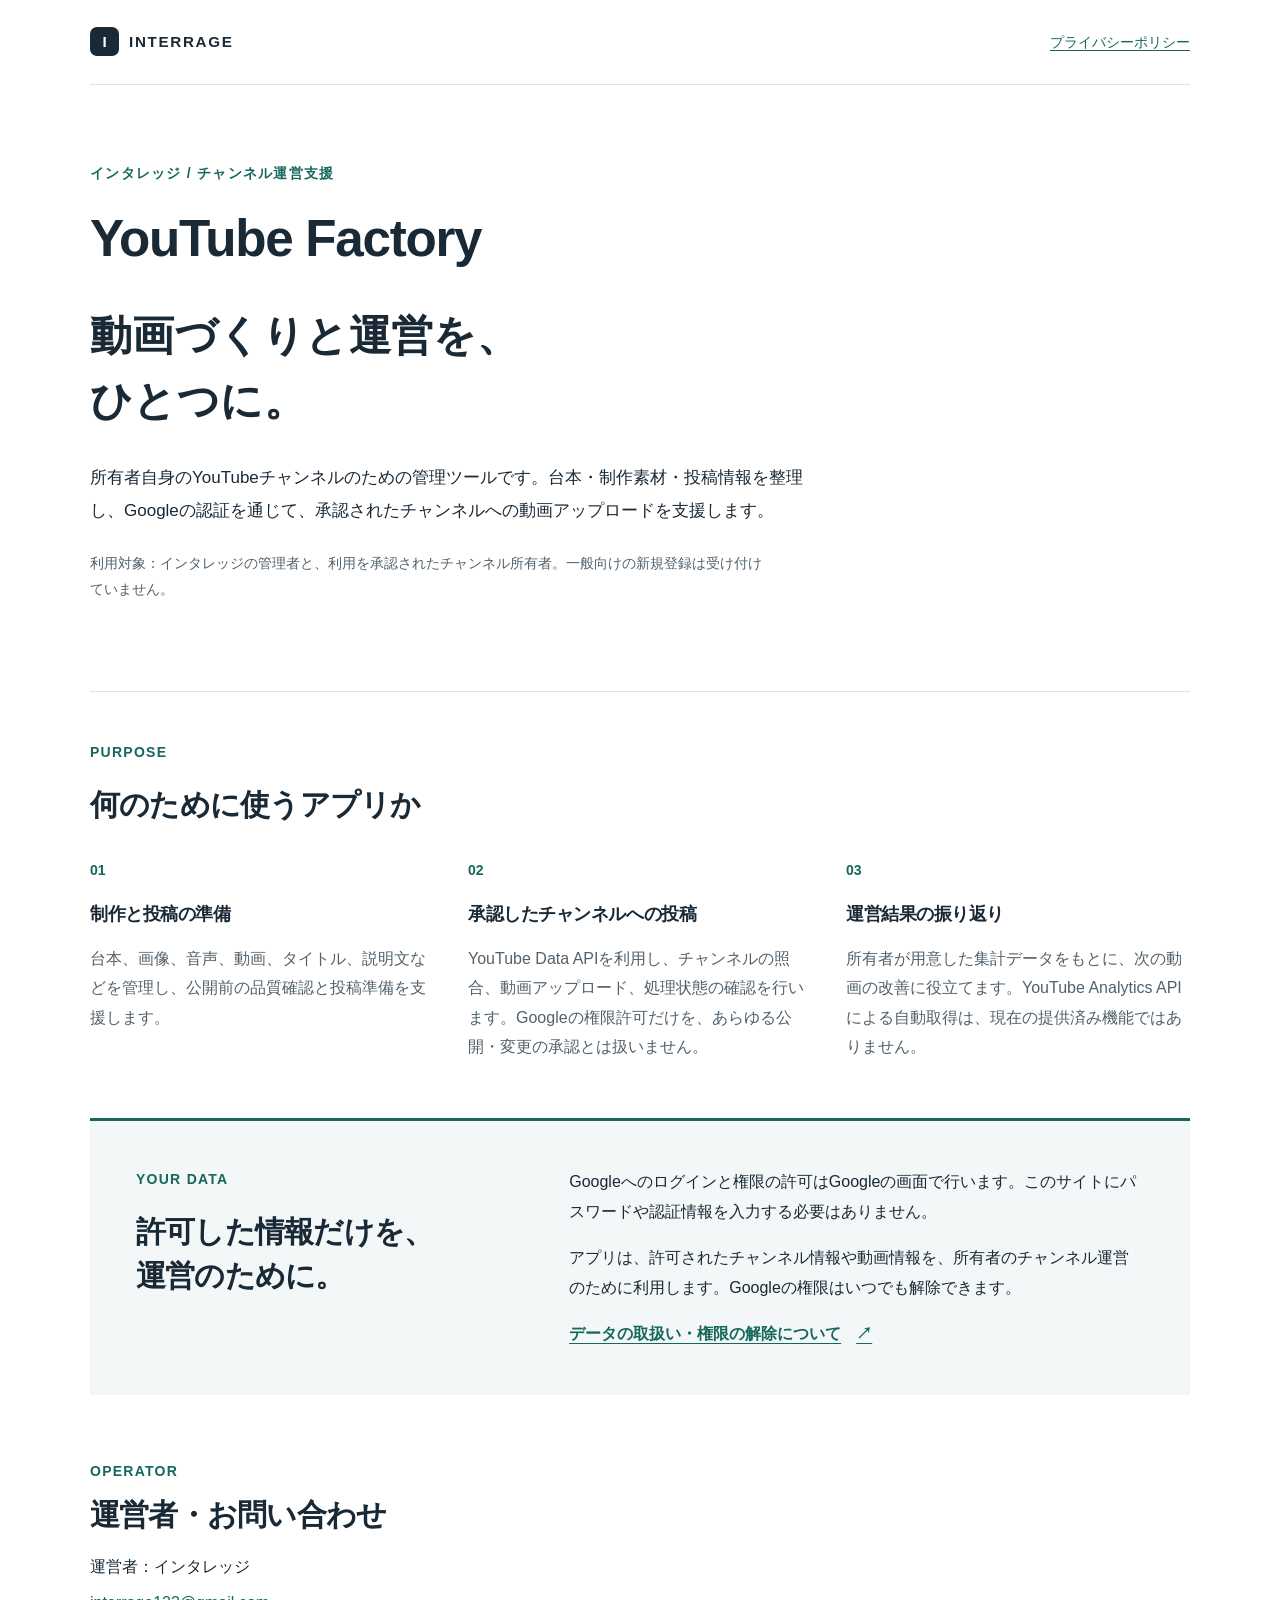
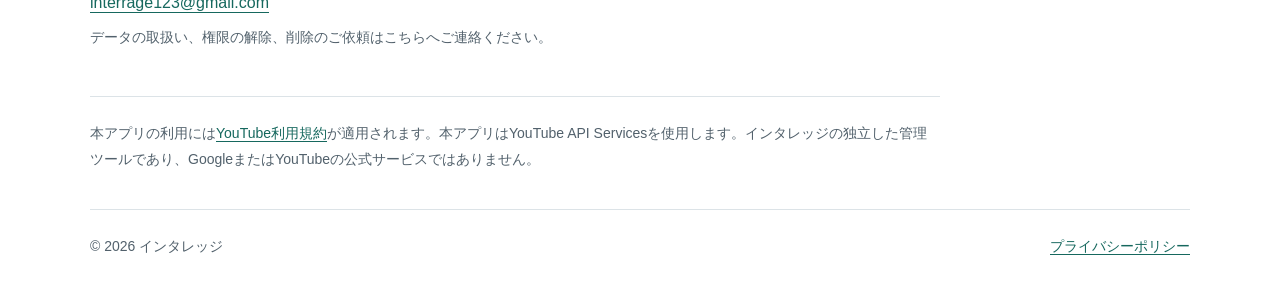
<file: index.html>
<!doctype html>
<html lang="ja">
<head>
  <meta charset="utf-8">
  <meta name="viewport" content="width=device-width, initial-scale=1">
  <meta name="description" content="インタレッジが運営するYouTube Factoryのアプリ情報。所有者自身のYouTubeチャンネルの動画制作と運営を支援する管理ツールです。">
  <title>YouTube Factory | インタレッジ</title>
  <link rel="icon" href="data:image/svg+xml,%3Csvg xmlns='http://www.w3.org/2000/svg' viewBox='0 0 64 64'%3E%3Crect width='64' height='64' rx='14' fill='%23192936'/%3E%3Cpath d='M27 15h10v34H27z' fill='%23fff'/%3E%3C/svg%3E">
  <link rel="stylesheet" href="styles.css">
</head>
<body>
  <a class="skip" href="#main">本文へ移動</a>
  <header class="site-header wrap">
    <a class="brand" href="index.html" aria-label="インタレッジ アプリ情報ホーム"><span class="brand-mark" aria-hidden="true">I</span> INTERRAGE</a>
    <nav aria-label="メイン"><a href="privacy.html">プライバシーポリシー</a></nav>
  </header>
  <main id="main" class="wrap">
    <section class="hero" aria-labelledby="app-title">
      <p class="eyebrow">インタレッジ / チャンネル運営支援</p>
      <h1 id="app-title">YouTube Factory</h1>
      <p class="hero-copy">動画づくりと運営を、<br>ひとつに。</p>
      <p class="lead">所有者自身のYouTubeチャンネルのための管理ツールです。台本・制作素材・投稿情報を整理し、Googleの認証を通じて、承認されたチャンネルへの動画アップロードを支援します。</p>
      <p class="audience">利用対象：インタレッジの管理者と、利用を承認されたチャンネル所有者。一般向けの新規登録は受け付けていません。</p>
    </section>
    <section class="overview" aria-labelledby="purpose-title">
      <div class="section-heading"><p class="eyebrow">PURPOSE</p><h2 id="purpose-title">何のために使うアプリか</h2></div>
      <div class="purpose-grid">
        <article class="purpose-card"><span class="number" aria-hidden="true">01</span><h3>制作と投稿の準備</h3><p>台本、画像、音声、動画、タイトル、説明文などを管理し、公開前の品質確認と投稿準備を支援します。</p></article>
        <article class="purpose-card"><span class="number" aria-hidden="true">02</span><h3>承認したチャンネルへの投稿</h3><p>YouTube Data APIを利用し、チャンネルの照合、動画アップロード、処理状態の確認を行います。Googleの権限許可だけを、あらゆる公開・変更の承認とは扱いません。</p></article>
        <article class="purpose-card"><span class="number" aria-hidden="true">03</span><h3>運営結果の振り返り</h3><p>所有者が用意した集計データをもとに、次の動画の改善に役立てます。YouTube Analytics APIによる自動取得は、現在の提供済み機能ではありません。</p></article>
      </div>
    </section>
    <section class="data-section" aria-labelledby="data-title">
      <div><p class="eyebrow">YOUR DATA</p><h2 id="data-title">許可した情報だけを、<br>運営のために。</h2></div>
      <div class="data-copy"><p>Googleへのログインと権限の許可はGoogleの画面で行います。このサイトにパスワードや認証情報を入力する必要はありません。</p><p>アプリは、許可されたチャンネル情報や動画情報を、所有者のチャンネル運営のために利用します。Googleの権限はいつでも解除できます。</p><a class="text-link" href="privacy.html">データの取扱い・権限の解除について <span aria-hidden="true">↗</span></a></div>
    </section>
    <section class="contact-section" aria-labelledby="operator-title">
      <p class="eyebrow">OPERATOR</p><h2 id="operator-title">運営者・お問い合わせ</h2><p>運営者：インタレッジ</p><p><a href="mailto:interrage123@gmail.com">interrage123@gmail.com</a></p><p class="small">データの取扱い、権限の解除、削除のご依頼はこちらへご連絡ください。</p>
    </section>
    <aside class="terms"><p>本アプリの利用には<a href="https://www.youtube.com/t/terms">YouTube利用規約</a>が適用されます。本アプリはYouTube API Servicesを使用します。インタレッジの独立した管理ツールであり、GoogleまたはYouTubeの公式サービスではありません。</p></aside>
  </main>
  <footer class="site-footer wrap"><span>© 2026 インタレッジ</span><a href="privacy.html">プライバシーポリシー</a></footer>
</body>
</html>
</file>
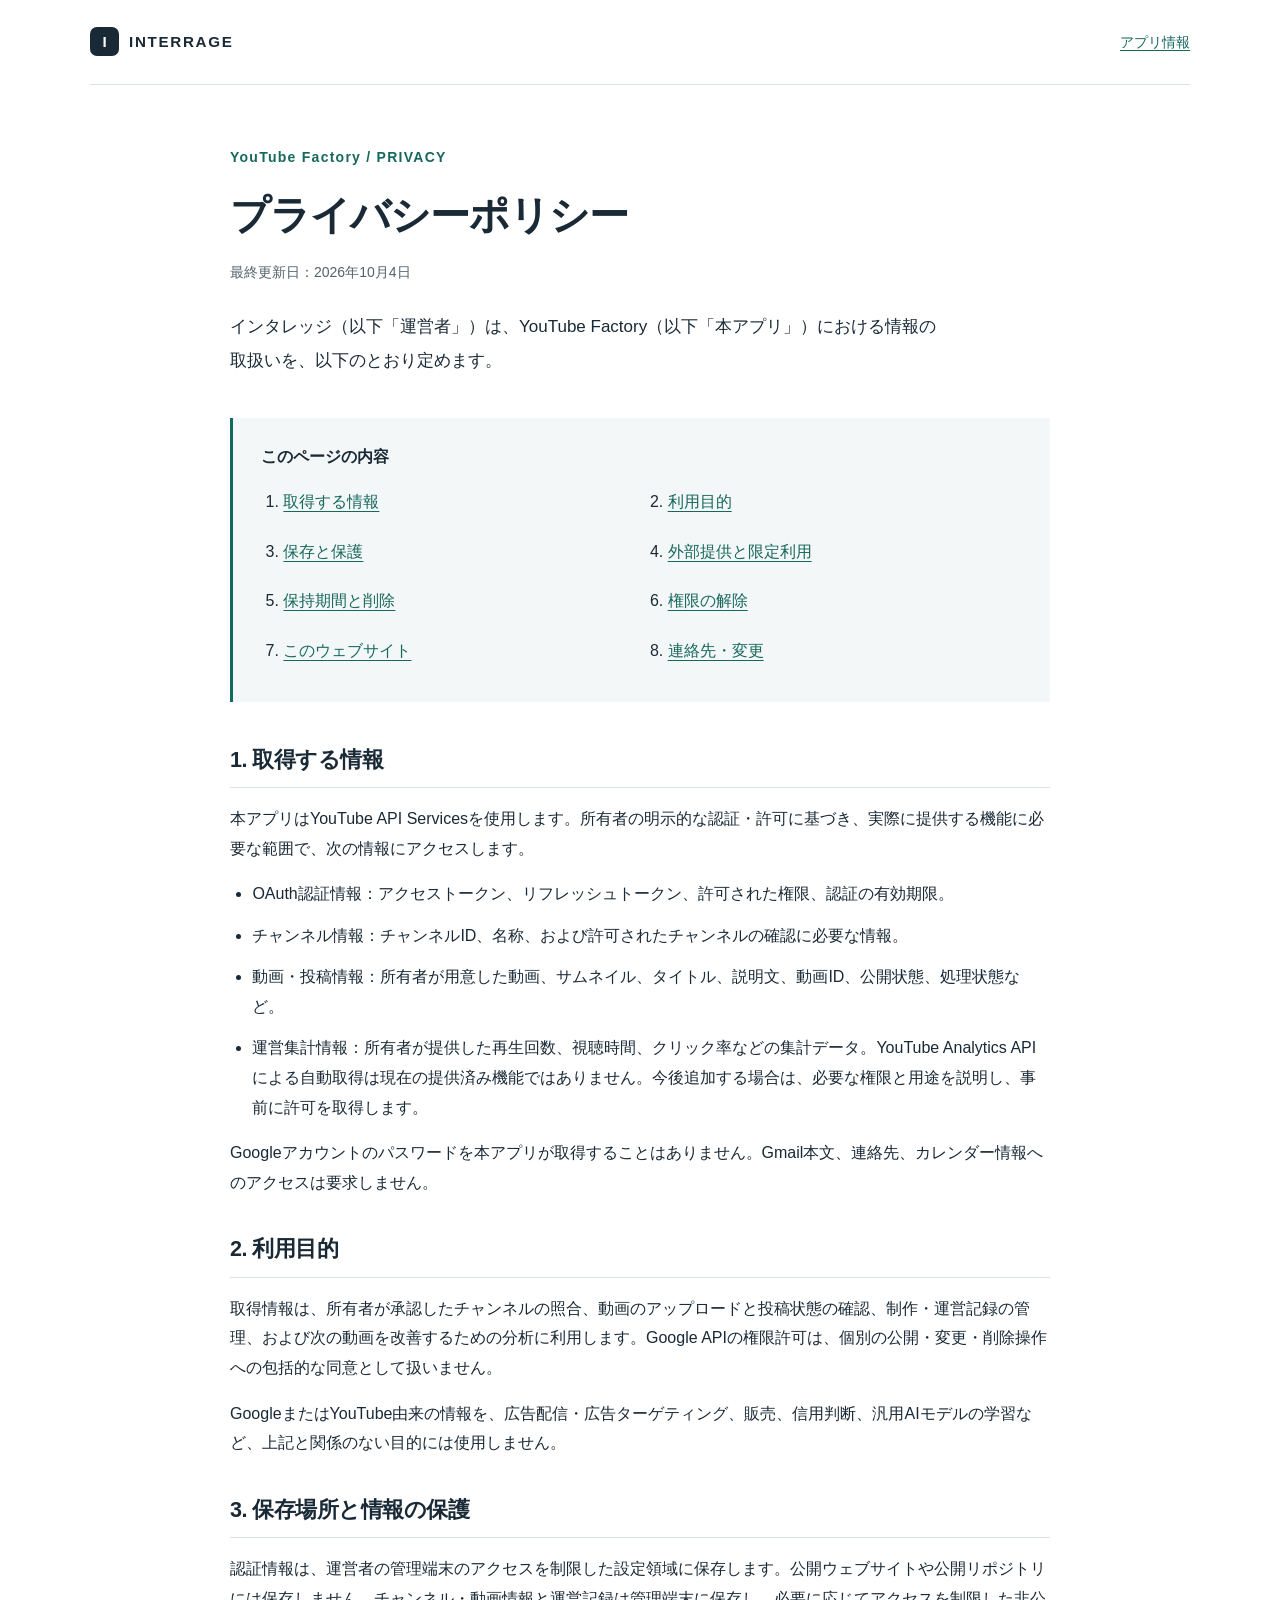
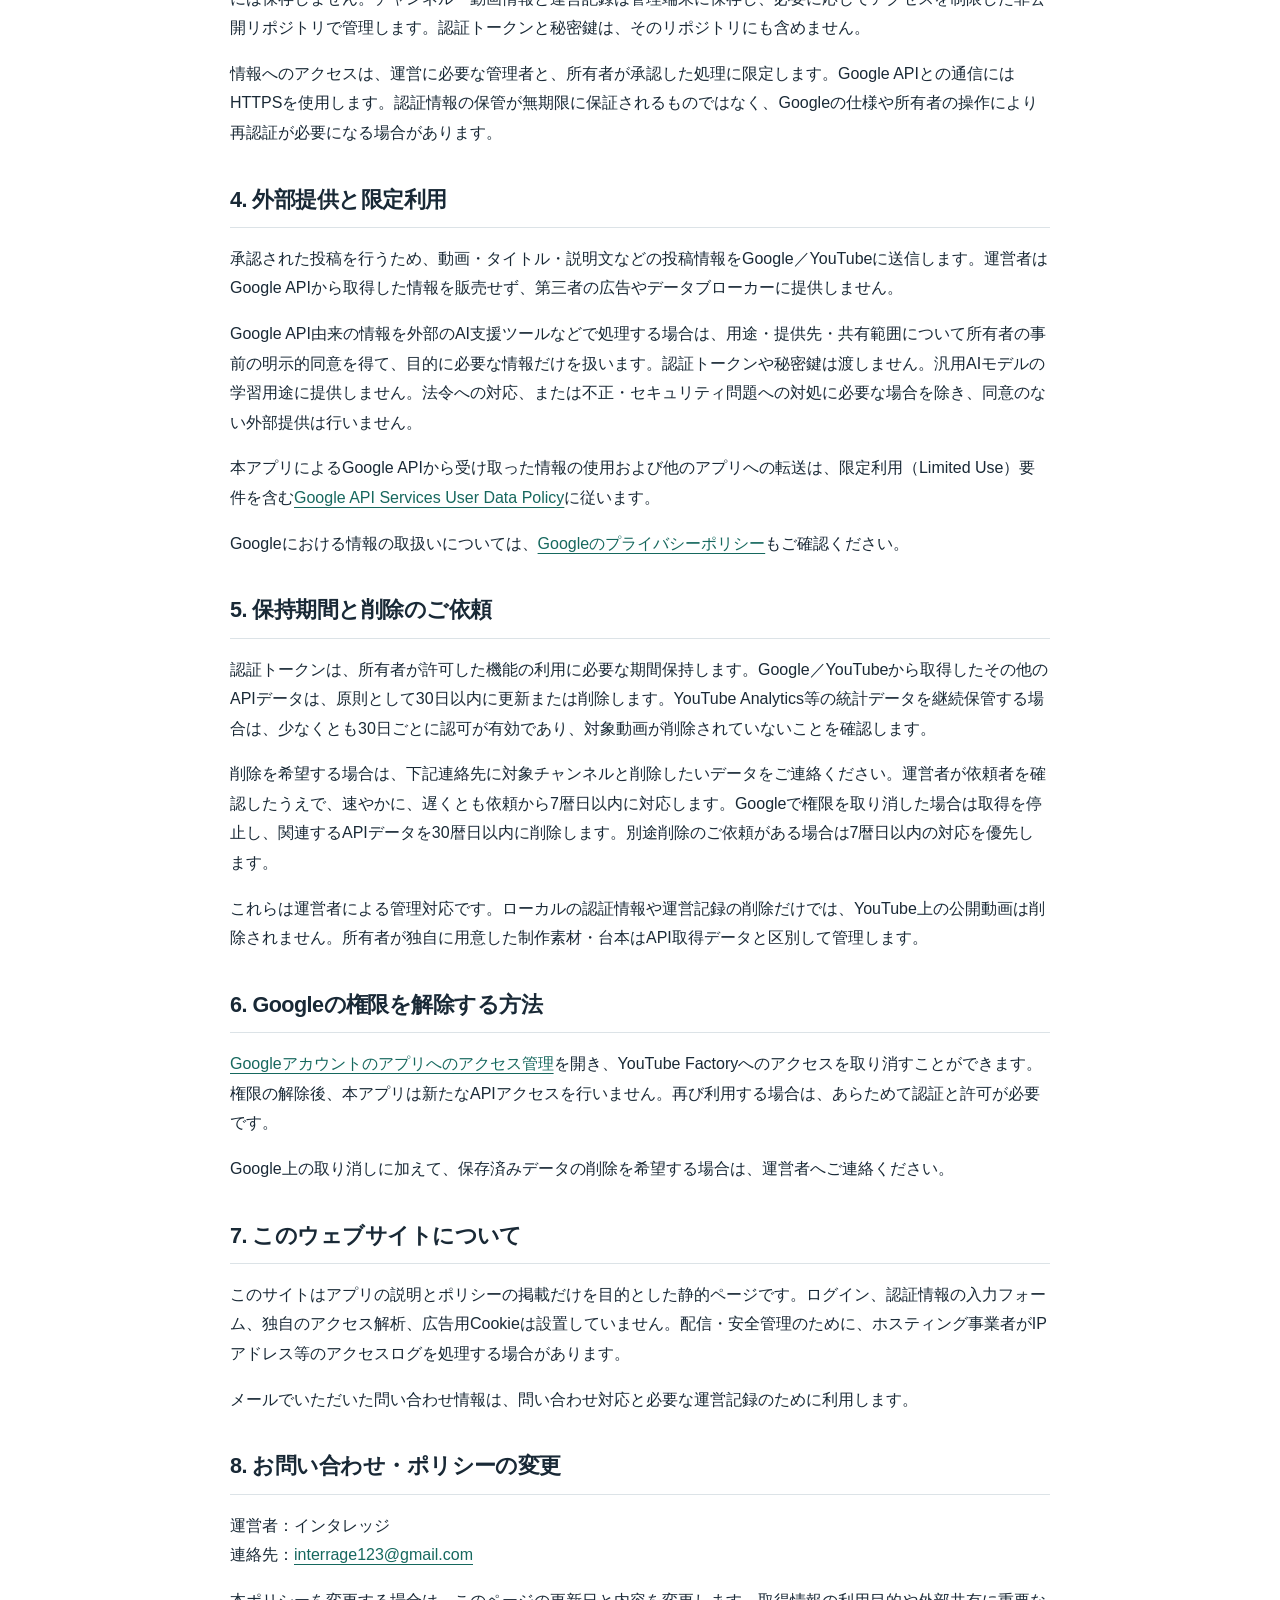
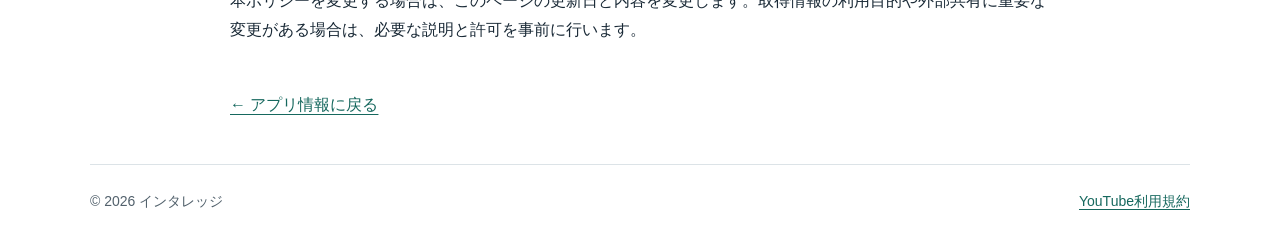
<file: privacy.html>
<!doctype html>
<html lang="ja">
<head>
  <meta charset="utf-8">
  <meta name="viewport" content="width=device-width, initial-scale=1">
  <meta name="description" content="YouTube Factoryのプライバシーポリシー。Google・YouTubeデータの利用目的、保存、共有、権限解除、削除依頼について説明します。">
  <title>プライバシーポリシー | YouTube Factory</title>
  <link rel="icon" href="data:image/svg+xml,%3Csvg xmlns='http://www.w3.org/2000/svg' viewBox='0 0 64 64'%3E%3Crect width='64' height='64' rx='14' fill='%23192936'/%3E%3Cpath d='M27 15h10v34H27z' fill='%23fff'/%3E%3C/svg%3E">
  <link rel="stylesheet" href="styles.css">
</head>
<body>
  <a class="skip" href="#main">本文へ移動</a>
  <header class="site-header wrap"><a class="brand" href="index.html" aria-label="インタレッジ アプリ情報ホーム"><span class="brand-mark" aria-hidden="true">I</span> INTERRAGE</a><nav aria-label="メイン"><a href="index.html">アプリ情報</a></nav></header>
  <main id="main" class="policy wrap">
    <header class="policy-header"><p class="eyebrow">YouTube Factory / PRIVACY</p><h1>プライバシーポリシー</h1><p class="small">最終更新日：2026年10月4日</p><p class="lead">インタレッジ（以下「運営者」）は、YouTube Factory（以下「本アプリ」）における情報の取扱いを、以下のとおり定めます。</p></header>
    <nav class="contents" aria-label="このページの目次"><p>このページの内容</p><ol><li><a href="#information">取得する情報</a></li><li><a href="#purpose">利用目的</a></li><li><a href="#storage">保存と保護</a></li><li><a href="#sharing">外部提供と限定利用</a></li><li><a href="#retention">保持期間と削除</a></li><li><a href="#revoke">権限の解除</a></li><li><a href="#website">このウェブサイト</a></li><li><a href="#contact">連絡先・変更</a></li></ol></nav>
    <section id="information"><h2>1. 取得する情報</h2><p>本アプリはYouTube API Servicesを使用します。所有者の明示的な認証・許可に基づき、実際に提供する機能に必要な範囲で、次の情報にアクセスします。</p><ul><li>OAuth認証情報：アクセストークン、リフレッシュトークン、許可された権限、認証の有効期限。</li><li>チャンネル情報：チャンネルID、名称、および許可されたチャンネルの確認に必要な情報。</li><li>動画・投稿情報：所有者が用意した動画、サムネイル、タイトル、説明文、動画ID、公開状態、処理状態など。</li><li>運営集計情報：所有者が提供した再生回数、視聴時間、クリック率などの集計データ。YouTube Analytics APIによる自動取得は現在の提供済み機能ではありません。今後追加する場合は、必要な権限と用途を説明し、事前に許可を取得します。</li></ul><p>Googleアカウントのパスワードを本アプリが取得することはありません。Gmail本文、連絡先、カレンダー情報へのアクセスは要求しません。</p></section>
    <section id="purpose"><h2>2. 利用目的</h2><p>取得情報は、所有者が承認したチャンネルの照合、動画のアップロードと投稿状態の確認、制作・運営記録の管理、および次の動画を改善するための分析に利用します。Google APIの権限許可は、個別の公開・変更・削除操作への包括的な同意として扱いません。</p><p>GoogleまたはYouTube由来の情報を、広告配信・広告ターゲティング、販売、信用判断、汎用AIモデルの学習など、上記と関係のない目的には使用しません。</p></section>
    <section id="storage"><h2>3. 保存場所と情報の保護</h2><p>認証情報は、運営者の管理端末のアクセスを制限した設定領域に保存します。公開ウェブサイトや公開リポジトリには保存しません。チャンネル・動画情報と運営記録は管理端末に保存し、必要に応じてアクセスを制限した非公開リポジトリで管理します。認証トークンと秘密鍵は、そのリポジトリにも含めません。</p><p>情報へのアクセスは、運営に必要な管理者と、所有者が承認した処理に限定します。Google APIとの通信にはHTTPSを使用します。認証情報の保管が無期限に保証されるものではなく、Googleの仕様や所有者の操作により再認証が必要になる場合があります。</p></section>
    <section id="sharing"><h2>4. 外部提供と限定利用</h2><p>承認された投稿を行うため、動画・タイトル・説明文などの投稿情報をGoogle／YouTubeに送信します。運営者はGoogle APIから取得した情報を販売せず、第三者の広告やデータブローカーに提供しません。</p><p>Google API由来の情報を外部のAI支援ツールなどで処理する場合は、用途・提供先・共有範囲について所有者の事前の明示的同意を得て、目的に必要な情報だけを扱います。認証トークンや秘密鍵は渡しません。汎用AIモデルの学習用途に提供しません。法令への対応、または不正・セキュリティ問題への対処に必要な場合を除き、同意のない外部提供は行いません。</p><p>本アプリによるGoogle APIから受け取った情報の使用および他のアプリへの転送は、限定利用（Limited Use）要件を含む<a href="https://developers.google.com/terms/api-services-user-data-policy">Google API Services User Data Policy</a>に従います。</p><p>Googleにおける情報の取扱いについては、<a href="https://policies.google.com/privacy">Googleのプライバシーポリシー</a>もご確認ください。</p></section>
    <section id="retention"><h2>5. 保持期間と削除のご依頼</h2><p>認証トークンは、所有者が許可した機能の利用に必要な期間保持します。Google／YouTubeから取得したその他のAPIデータは、原則として30日以内に更新または削除します。YouTube Analytics等の統計データを継続保管する場合は、少なくとも30日ごとに認可が有効であり、対象動画が削除されていないことを確認します。</p><p>削除を希望する場合は、下記連絡先に対象チャンネルと削除したいデータをご連絡ください。運営者が依頼者を確認したうえで、速やかに、遅くとも依頼から7暦日以内に対応します。Googleで権限を取り消した場合は取得を停止し、関連するAPIデータを30暦日以内に削除します。別途削除のご依頼がある場合は7暦日以内の対応を優先します。</p><p>これらは運営者による管理対応です。ローカルの認証情報や運営記録の削除だけでは、YouTube上の公開動画は削除されません。所有者が独自に用意した制作素材・台本はAPI取得データと区別して管理します。</p></section>
    <section id="revoke"><h2>6. Googleの権限を解除する方法</h2><p><a href="https://security.google.com/settings/security/permissions">Googleアカウントのアプリへのアクセス管理</a>を開き、YouTube Factoryへのアクセスを取り消すことができます。権限の解除後、本アプリは新たなAPIアクセスを行いません。再び利用する場合は、あらためて認証と許可が必要です。</p><p>Google上の取り消しに加えて、保存済みデータの削除を希望する場合は、運営者へご連絡ください。</p></section>
    <section id="website"><h2>7. このウェブサイトについて</h2><p>このサイトはアプリの説明とポリシーの掲載だけを目的とした静的ページです。ログイン、認証情報の入力フォーム、独自のアクセス解析、広告用Cookieは設置していません。配信・安全管理のために、ホスティング事業者がIPアドレス等のアクセスログを処理する場合があります。</p><p>メールでいただいた問い合わせ情報は、問い合わせ対応と必要な運営記録のために利用します。</p></section>
    <section id="contact"><h2>8. お問い合わせ・ポリシーの変更</h2><p>運営者：インタレッジ<br>連絡先：<a href="mailto:interrage123@gmail.com">interrage123@gmail.com</a></p><p>本ポリシーを変更する場合は、このページの更新日と内容を変更します。取得情報の利用目的や外部共有に重要な変更がある場合は、必要な説明と許可を事前に行います。</p></section>
    <p class="back-link"><a href="index.html">← アプリ情報に戻る</a></p>
  </main>
  <footer class="site-footer wrap"><span>© 2026 インタレッジ</span><a href="https://www.youtube.com/t/terms">YouTube利用規約</a></footer>
</body>
</html>
</file>
<file: styles.css>
:root{color-scheme:light;--ink:#192936;--muted:#52616c;--accent:#16685e;--line:#dce3e7;--paper:#fff;--soft:#f4f7f7;font-family:-apple-system,BlinkMacSystemFont,"Hiragino Kaku Gothic ProN","Noto Sans JP","Yu Gothic",sans-serif;font-size:16px;color:var(--ink);background:var(--paper)}
*{box-sizing:border-box}body{margin:0;line-height:1.85}a{color:var(--accent);text-decoration-thickness:1px;text-underline-offset:.23em;overflow-wrap:anywhere}a:hover{text-decoration-thickness:2px}a:focus-visible{outline:3px solid #d78622;outline-offset:5px;border-radius:2px}p{margin:0 0 1rem}h1,h2,h3{line-height:1.45;letter-spacing:-.025em;margin:0 0 1rem}h1{font-size:clamp(2.1rem,5vw,3.2rem)}h2{font-size:clamp(1.45rem,3vw,1.9rem)}h3{font-size:1.1rem}.wrap{width:min(1100px,calc(100% - 80px));margin-inline:auto}.skip{position:absolute;z-index:5;left:1rem;top:-8rem;background:white;padding:1rem}.skip:focus{top:1rem}.site-header{padding-block:27px;display:flex;align-items:center;justify-content:space-between;gap:24px;border-bottom:1px solid var(--line)}.brand{display:inline-flex;align-items:center;gap:10px;font-size:.95rem;font-weight:750;letter-spacing:.11em;color:var(--ink);text-decoration:none}.brand-mark{background:var(--ink);color:white;width:29px;height:29px;display:grid;place-content:center;line-height:1;letter-spacing:0;border-radius:7px}.site-header nav a{font-size:.875rem}.hero{max-width:800px;padding:76px 0 72px}.eyebrow{color:var(--accent);font-size:.875rem;font-weight:650;letter-spacing:.09em;margin-bottom:16px}.hero h1{margin-bottom:26px}.hero-copy{font-size:clamp(1.75rem,4vw,2.65rem);font-weight:650;line-height:1.55;letter-spacing:.01em;margin-bottom:27px}.lead{font-size:1.0625rem;line-height:1.95;max-width:720px}.audience{margin-top:24px;color:var(--muted);font-size:.875rem;max-width:680px}.overview{padding:48px 0 56px;border-top:1px solid var(--line)}.section-heading{margin-bottom:32px}.purpose-grid{display:grid;grid-template-columns:repeat(3,minmax(0,1fr));gap:34px}.number{display:block;font-size:.875rem;color:var(--accent);font-weight:650;margin-bottom:18px}.purpose-card p{color:var(--muted);margin:0}.data-section{display:grid;grid-template-columns:1fr 1.5fr;gap:50px;padding:46px;background:var(--soft);border-top:3px solid var(--accent)}.data-copy p{margin-bottom:17px}.text-link{display:inline-flex;gap:15px;font-weight:600}.contact-section{padding:64px 0 38px}.contact-section p{margin-bottom:7px}.small{font-size:.875rem;color:var(--muted)}.terms{border-top:1px solid var(--line);padding:24px 0 36px;color:var(--muted);font-size:.875rem;max-width:850px}.terms p{margin:0}.site-footer{border-top:1px solid var(--line);padding-block:24px 35px;display:flex;justify-content:space-between;gap:16px;font-size:.875rem;color:var(--muted)}.policy{max-width:820px}.policy-header{padding:60px 0 25px}.policy-header h1{font-size:clamp(1.9rem,4vw,2.5rem)}.policy-header .lead{margin-top:24px}.contents{padding:24px 28px;background:var(--soft);border-left:3px solid var(--accent);margin-bottom:42px}.contents p{font-weight:600}.contents ol{margin:0;padding-left:1.4rem;display:grid;grid-template-columns:1fr 1fr;gap:8px 30px}.policy section{scroll-margin-top:24px;margin-bottom:36px}.policy section h2{font-size:1.35rem;border-bottom:1px solid var(--line);padding-bottom:12px}.policy ul{padding-left:1.4rem}.policy li{margin-bottom:12px}.back-link{margin:45px 0}
@media(max-width:760px){.wrap{width:calc(100% - 40px)}.site-header{padding-block:21px;align-items:flex-start;flex-wrap:wrap;gap:16px}.hero{padding:44px 0}.hero h1{overflow-wrap:anywhere}.hero-copy{margin-bottom:23px}.overview{padding:34px 0}.purpose-grid{grid-template-columns:1fr;gap:25px}.purpose-card{border-bottom:1px solid var(--line);padding-bottom:24px}.purpose-card:last-child{border-bottom:0;padding-bottom:0}.number{margin-bottom:8px}.data-section{grid-template-columns:1fr;gap:12px;padding:26px 22px}.contact-section{padding-top:42px}.site-footer{flex-wrap:wrap}.policy-header{padding-top:40px}.contents{padding:20px}.contents ol{grid-template-columns:1fr;gap:4px}.policy section h2{font-size:1.25rem}.text-link{display:inline;overflow-wrap:anywhere}}
@media print{.skip,.site-header nav,.contents{display:none}.wrap{width:100%}.hero,.policy-header{padding-top:0}.site-header{margin-bottom:24px}.purpose-grid{grid-template-columns:1fr}.data-section{background:none;padding:20px 0}.site-footer{margin-top:20px}a{color:var(--ink)}}
</file>
